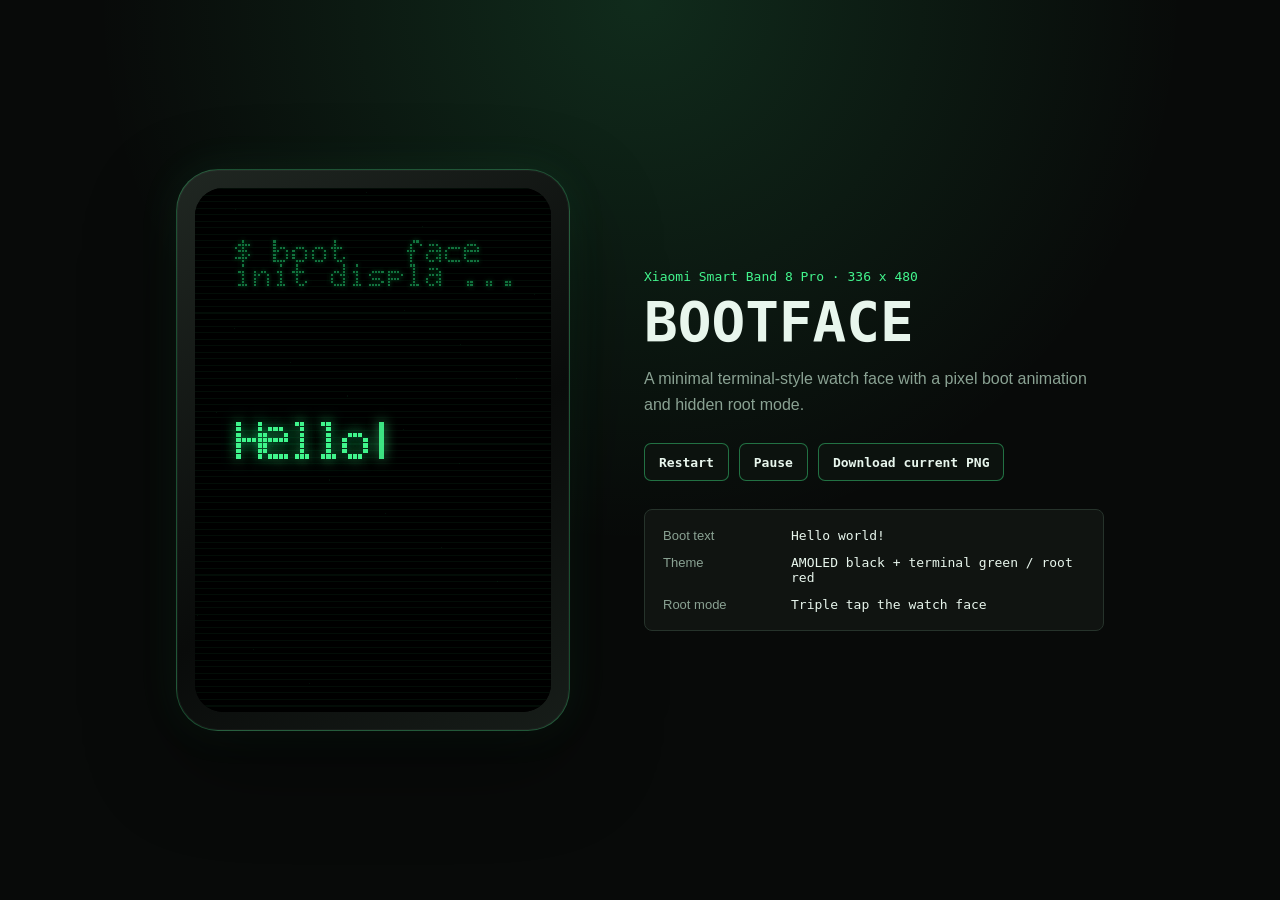
<file: index.html>
<!doctype html>
<html lang="zh-CN">
<head>
  <meta charset="utf-8">
  <meta name="viewport" content="width=device-width, initial-scale=1">
  <meta name="description" content="BOOTFACE: a terminal-style Xiaomi Smart Band 8 Pro watch face demo.">
  <title>BOOTFACE Demo</title>
  <link rel="stylesheet" href="./preview/style.css?v=root-bg-1">
</head>
<body>
  <main class="workspace">
    <section class="watch-shell" aria-label="Xiaomi Smart Band 8 Pro demo">
      <canvas id="watchface" width="336" height="480"></canvas>
    </section>

    <section class="panel" aria-label="Demo controls">
      <p class="eyebrow">Xiaomi Smart Band 8 Pro · 336 x 480</p>
      <h1>BOOTFACE</h1>
      <p class="summary">A minimal terminal-style watch face with a pixel boot animation and hidden root mode.</p>

      <div class="controls">
        <button id="restart" type="button">Restart</button>
        <button id="toggle" type="button">Pause</button>
        <button id="download" type="button">Download current PNG</button>
      </div>

      <dl class="specs">
        <div>
          <dt>Boot text</dt>
          <dd>Hello world!</dd>
        </div>
        <div>
          <dt>Theme</dt>
          <dd>AMOLED black + terminal green / root red</dd>
        </div>
        <div>
          <dt>Root mode</dt>
          <dd>Triple tap the watch face</dd>
        </div>
      </dl>
    </section>
  </main>

  <script src="./preview/watchface.js"></script>
</body>
</html>
</file>
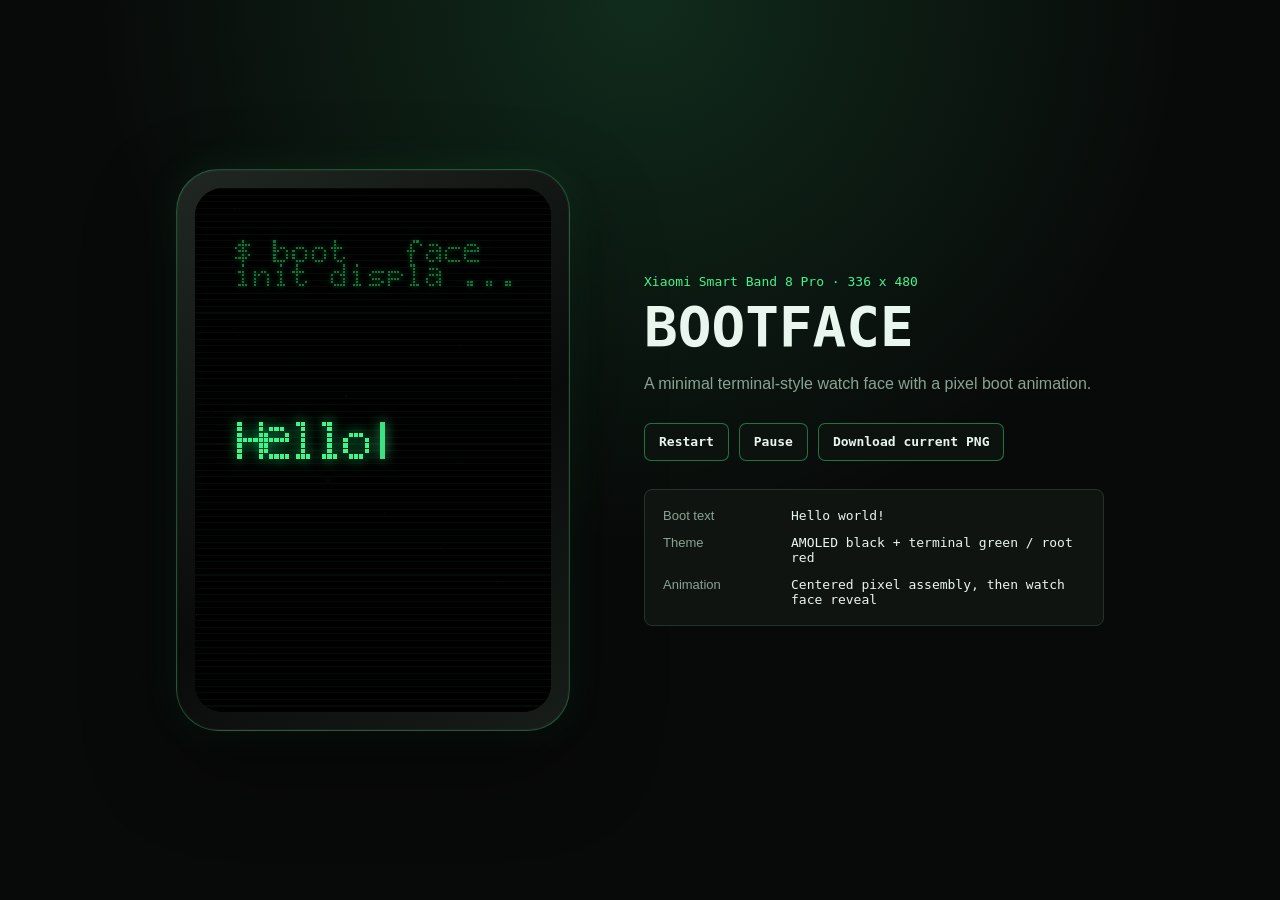
<file: preview/index.html>
<!doctype html>
<html lang="zh-CN">
<head>
  <meta charset="utf-8">
  <meta name="viewport" content="width=device-width, initial-scale=1">
  <title>BOOTFACE Preview</title>
  <link rel="stylesheet" href="./style.css?v=root-bg-1">
</head>
<body>
  <main class="workspace">
    <section class="watch-shell" aria-label="Xiaomi Smart Band 8 Pro preview">
      <canvas id="watchface" width="336" height="480"></canvas>
    </section>

    <section class="panel" aria-label="Preview controls">
      <p class="eyebrow">Xiaomi Smart Band 8 Pro · 336 x 480</p>
      <h1>BOOTFACE</h1>
      <p class="summary">A minimal terminal-style watch face with a pixel boot animation.</p>

      <div class="controls">
        <button id="restart" type="button">Restart</button>
        <button id="toggle" type="button">Pause</button>
        <button id="download" type="button">Download current PNG</button>
      </div>

      <dl class="specs">
        <div>
          <dt>Boot text</dt>
          <dd>Hello world!</dd>
        </div>
        <div>
          <dt>Theme</dt>
          <dd>AMOLED black + terminal green / root red</dd>
        </div>
        <div>
          <dt>Animation</dt>
          <dd>Centered pixel assembly, then watch face reveal</dd>
        </div>
      </dl>
    </section>
  </main>

  <script src="./watchface.js"></script>
</body>
</html>
</file>
<file: preview/style.css>
:root {
  color-scheme: dark;
  --bg: #080a09;
  --panel: #101411;
  --line: #26332b;
  --text: #e8f6ed;
  --muted: #8aa293;
  --green: #42f58d;
  --button-bg: #0c120e;
  --accent-rgb: 66, 245, 141;
  --shell-a: #202722;
  --shell-b: #090b0a;
  --shell-c: #171d19;
}

:root[data-bootface-mode="root"] {
  --bg: #090101;
  --panel: #15090a;
  --line: #3a171b;
  --text: #fff0f2;
  --muted: #b87980;
  --green: #ff4655;
  --button-bg: #160708;
  --accent-rgb: 255, 70, 85;
  --shell-a: #311013;
  --shell-b: #090101;
  --shell-c: #1e080a;
}

* {
  box-sizing: border-box;
}

body {
  margin: 0;
  min-height: 100vh;
  background:
    radial-gradient(circle at 50% 0%, rgba(var(--accent-rgb), 0.14), transparent 34rem),
    var(--bg);
  color: var(--text);
  font-family: "Segoe UI", "Microsoft YaHei", Arial, sans-serif;
  transition: background 360ms ease, color 360ms ease;
}

.workspace {
  display: grid;
  grid-template-columns: minmax(336px, 420px) minmax(300px, 460px);
  gap: 48px;
  align-items: center;
  justify-content: center;
  min-height: 100vh;
  padding: 40px;
}

.watch-shell {
  width: min(78vw, 394px);
  aspect-ratio: 336 / 480;
  display: grid;
  place-items: center;
  padding: 18px;
  border: 1px solid rgba(var(--accent-rgb), 0.28);
  border-radius: 42px;
  background: linear-gradient(145deg, var(--shell-a), var(--shell-b) 58%, var(--shell-c));
  box-shadow: 0 34px 90px rgba(0, 0, 0, 0.42), 0 0 42px rgba(var(--accent-rgb), 0.08), inset 0 0 0 1px rgba(255, 255, 255, 0.035);
  transition: border-color 360ms ease, background 360ms ease, box-shadow 360ms ease;
}

#watchface {
  width: 100%;
  height: 100%;
  display: block;
  border-radius: 28px;
  background: #000;
  cursor: pointer;
  image-rendering: pixelated;
  touch-action: manipulation;
}

.panel {
  max-width: 460px;
}

.eyebrow {
  margin: 0 0 10px;
  color: var(--green);
  font-family: "Consolas", "Cascadia Mono", monospace;
  font-size: 13px;
  letter-spacing: 0;
}

h1 {
  margin: 0;
  font-family: "Consolas", "Cascadia Mono", monospace;
  font-size: 56px;
  line-height: 1;
  letter-spacing: 0;
}

.summary {
  margin: 16px 0 26px;
  color: var(--muted);
  font-size: 16px;
  line-height: 1.6;
}

.controls {
  display: flex;
  flex-wrap: wrap;
  gap: 10px;
  margin-bottom: 28px;
}

button {
  min-height: 38px;
  border: 1px solid rgba(var(--accent-rgb), 0.42);
  border-radius: 7px;
  background: var(--button-bg);
  color: var(--text);
  padding: 0 14px;
  font: 600 13px "Consolas", "Cascadia Mono", monospace;
  cursor: pointer;
  transition: border-color 240ms ease, background 240ms ease, color 240ms ease;
}

button:hover {
  background: rgba(var(--accent-rgb), 0.12);
}

.specs {
  display: grid;
  gap: 12px;
  margin: 0;
  padding: 18px;
  border: 1px solid var(--line);
  border-radius: 8px;
  background: var(--panel);
  transition: background 360ms ease, border-color 360ms ease;
}

.specs div {
  display: grid;
  grid-template-columns: 110px 1fr;
  gap: 18px;
}

dt,
dd {
  margin: 0;
}

dt {
  color: var(--muted);
  font-size: 13px;
}

dd {
  color: var(--text);
  font-family: "Consolas", "Cascadia Mono", monospace;
  font-size: 13px;
}

@media (max-width: 820px) {
  .workspace {
    grid-template-columns: 1fr;
    gap: 30px;
    padding: 24px;
  }

  .watch-shell {
    width: min(82vw, 360px);
    margin: 0 auto;
  }

  h1 {
    font-size: 42px;
  }
}
</file>
